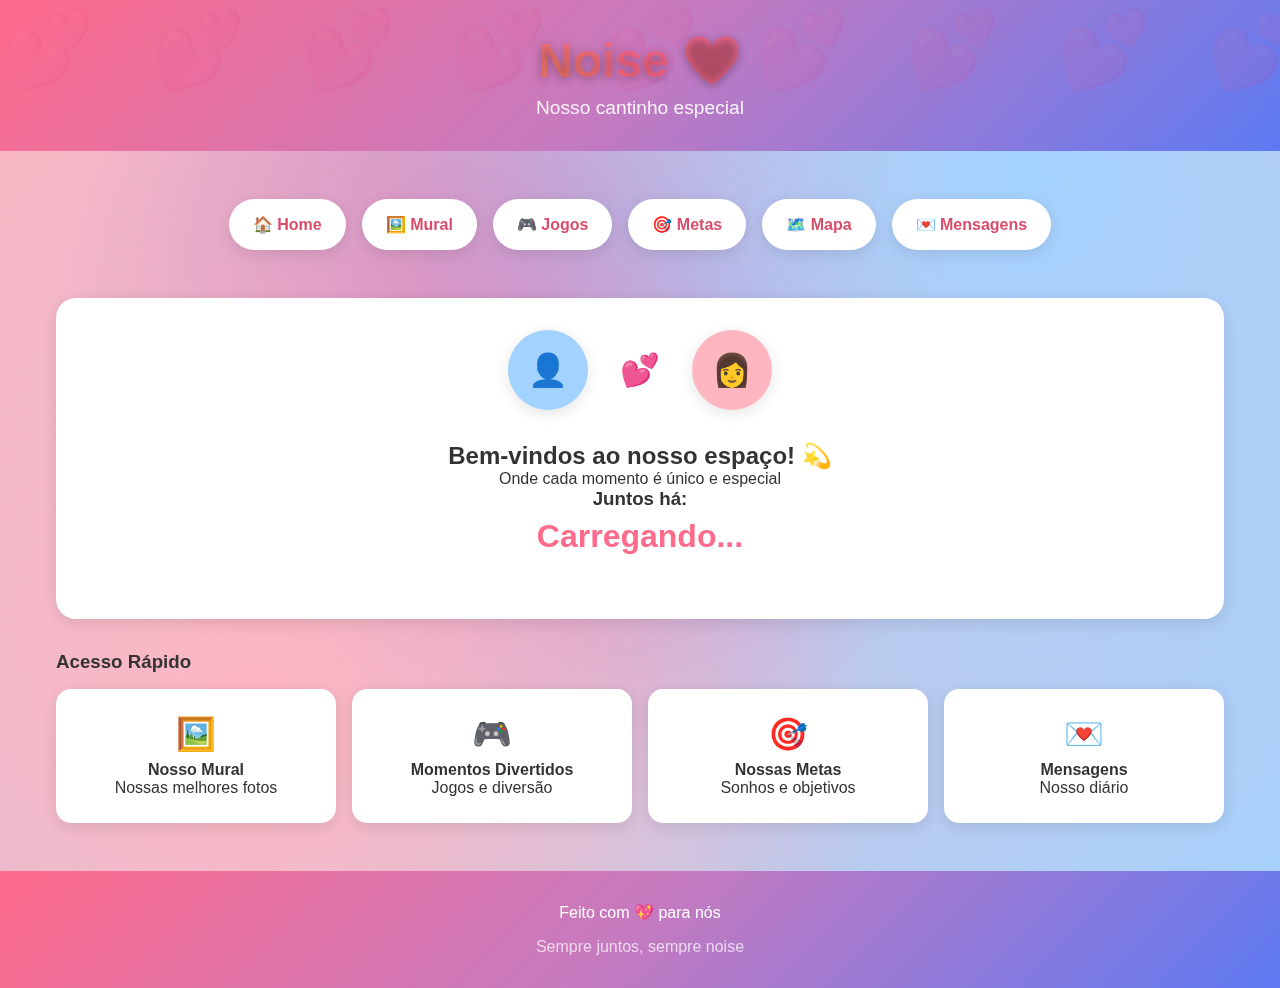
<file: index.html>
<!DOCTYPE html>
<html lang="pt-BR">
<head>
    <meta charset="UTF-8">
    <meta name="viewport" content="width=device-width, initial-scale=1.0">
    <title>Noise - Nosso Mundo</title>
    <link rel="stylesheet" href="style.css">
    <link rel="stylesheet" href="animacoes.css">
    <link rel="stylesheet" href="responsivo.css">
</head>
<body>
    <div class="heart-background"></div>
    
    <header class="romantic-header">
        <h1 class="title-glitter">Noise 💖</h1>
        <p class="subtitle">Nosso cantinho especial</p>
    </header>

    <nav class="love-nav">
        <button class="nav-btn" onclick="window.location.href='index.html'">🏠 Home</button>
        <button class="nav-btn" onclick="window.location.href='mural-fotos.html'">🖼️ Mural</button>
        <button class="nav-btn" onclick="window.location.href='jogos-interativos.html'">🎮 Jogos</button>
        <button class="nav-btn" onclick="window.location.href='metas-casais.html'">🎯 Metas</button>
        <button class="nav-btn" onclick="window.location.href='mapa-amor.html'">🗺️ Mapa</button>
        <button class="nav-btn" onclick="window.location.href='mensagens.html'">💌 Mensagens</button>
    </nav>

    <main class="love-main">
        <section class="welcome-section">
            <div class="couple-avatar">
                <div class="avatar voce">👤</div>
                <div class="heart-connector">💕</div>
                <div class="avatar ela">👩</div>
            </div>
            
            <h2>Bem-vindos ao nosso espaço! 💫</h2>
            <p>Onde cada momento é único e especial</p>
            
            <div class="love-counter">
                <h3>Juntos há:</h3>
                <div class="counter" id="tempo-casamento">Carregando...</div>
            </div>
        </section>

        <section class="quick-access">
            <h3>Acesso Rápido</h3>
            <div class="quick-grid">
                <div class="quick-card" onclick="window.location.href='mural-fotos.html'">
                    <span>🖼️</span>
                    <h4>Nosso Mural</h4>
                    <p>Nossas melhores fotos</p>
                </div>
                <div class="quick-card" onclick="window.location.href='jogos-interativos.html'">
                    <span>🎮</span>
                    <h4>Momentos Divertidos</h4>
                    <p>Jogos e diversão</p>
                </div>
                <div class="quick-card" onclick="window.location.href='metas-casais.html'">
                    <span>🎯</span>
                    <h4>Nossas Metas</h4>
                    <p>Sonhos e objetivos</p>
                </div>
                <div class="quick-card" onclick="window.location.href='mensagens.html'">
                    <span>💌</span>
                    <h4>Mensagens</h4>
                    <p>Nosso diário</p>
                </div>
            </div>
        </section>
    </main>

    <footer class="love-footer">
        <p>Feito com 💖 para nós</p>
        <p class="secret-code">Sempre juntos, sempre noise</p>
    </footer>

    <script src="main.js"></script>
</body>
</html>
</file>
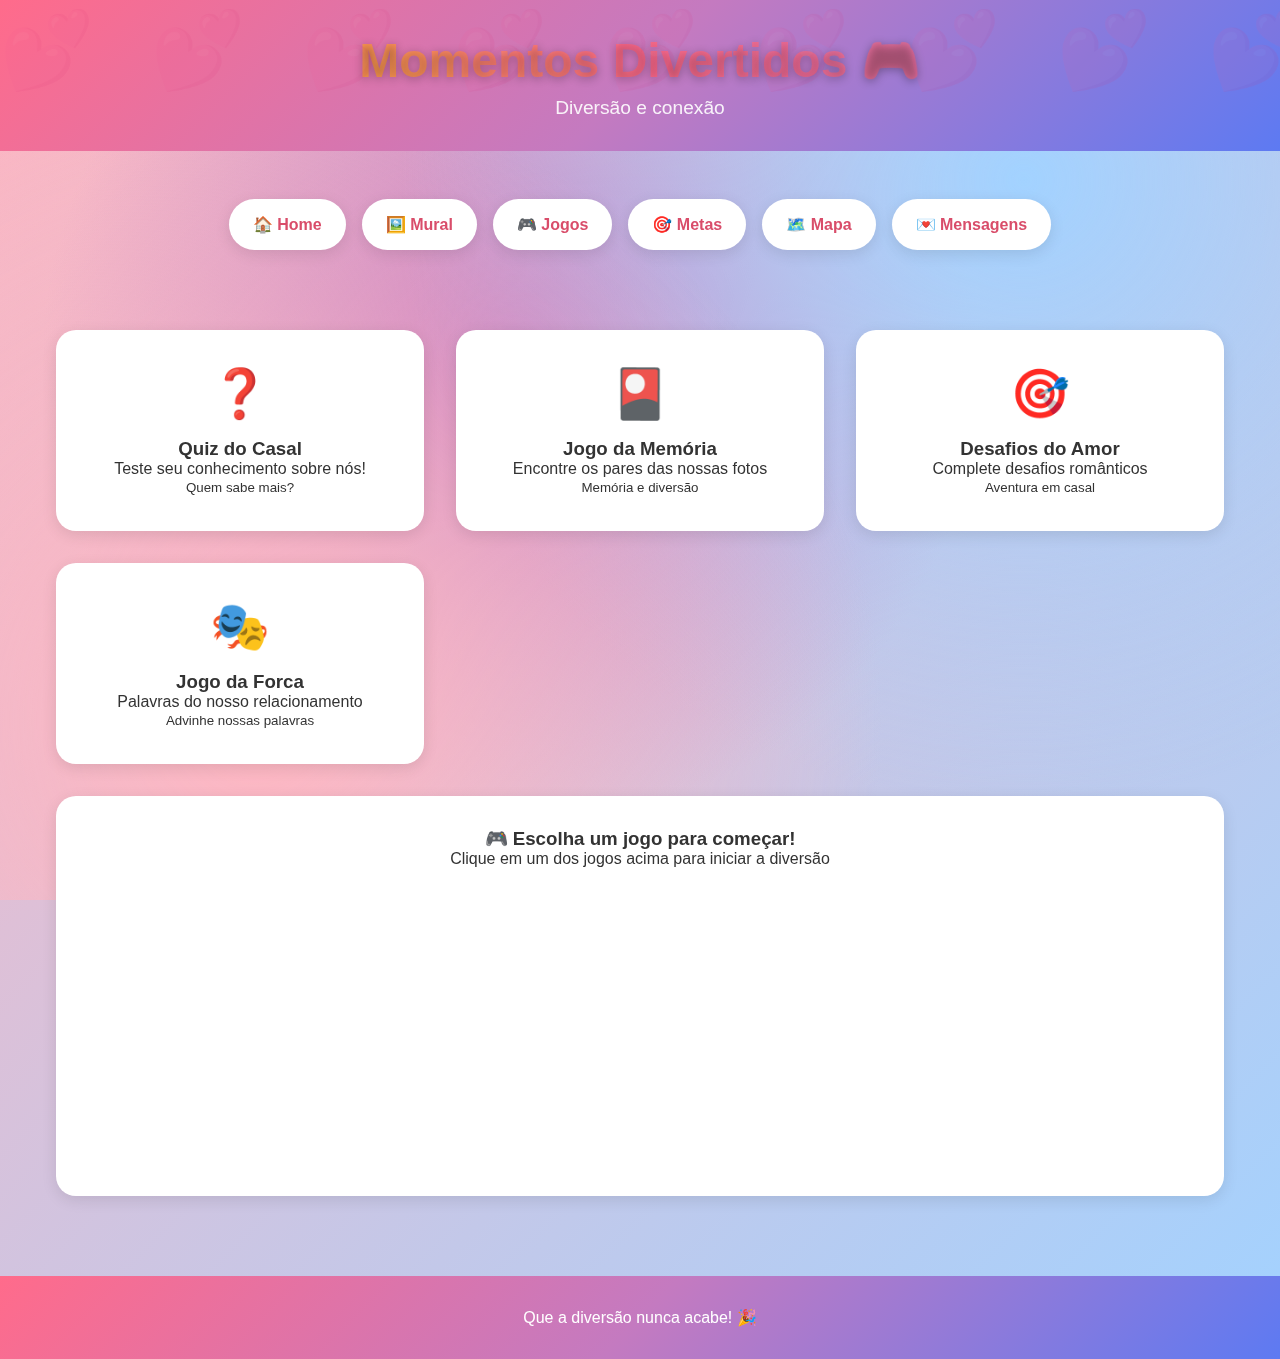
<file: jogos-interativos.html>
<!DOCTYPE html>
<html lang="pt-BR">
<head>
    <meta charset="UTF-8">
    <meta name="viewport" content="width=device-width, initial-scale=1.0">
    <title>Momentos Divertidos - Jogos</title>
    <link rel="stylesheet" href="style.css">
    <link rel="stylesheet" href="animacoes.css">
    <link rel="stylesheet" href="responsivo.css">
</head>
<body>
    <div class="heart-background"></div>
    
    <header class="romantic-header">
        <h1 class="title-glitter">Momentos Divertidos 🎮</h1>
        <p class="subtitle">Diversão e conexão</p>
    </header>

    <nav class="love-nav">
        <button class="nav-btn" onclick="window.location.href='index.html'">🏠 Home</button>
        <button class="nav-btn" onclick="window.location.href='mural-fotos.html'">🖼️ Mural</button>
        <button class="nav-btn active" onclick="window.location.href='jogos-interativos.html'">🎮 Jogos</button>
        <button class="nav-btn" onclick="window.location.href='metas-casais.html'">🎯 Metas</button>
        <button class="nav-btn" onclick="window.location.href='mapa-amor.html'">🗺️ Mapa</button>
        <button class="nav-btn" onclick="window.location.href='mensagens.html'">💌 Mensagens</button>
    </nav>

    <main class="jogos-container">
        <div class="jogos-grid">
            <div class="jogo-card" onclick="iniciarQuiz()">
                <div class="jogo-icon">❓</div>
                <h3>Quiz do Casal</h3>
                <p>Teste seu conhecimento sobre nós!</p>
                <small>Quem sabe mais?</small>
            </div>
            
            <div class="jogo-card" onclick="iniciarMemoria()">
                <div class="jogo-icon">🎴</div>
                <h3>Jogo da Memória</h3>
                <p>Encontre os pares das nossas fotos</p>
                <small>Memória e diversão</small>
            </div>
            
            <div class="jogo-card" onclick="iniciarDesafio()">
                <div class="jogo-icon">🎯</div>
                <h3>Desafios do Amor</h3>
                <p>Complete desafios românticos</p>
                <small>Aventura em casal</small>
            </div>
            
            <div class="jogo-card" onclick="iniciarForca()">
                <div class="jogo-icon">🎭</div>
                <h3>Jogo da Forca</h3>
                <p>Palavras do nosso relacionamento</p>
                <small>Advinhe nossas palavras</small>
            </div>
        </div>

        <div class="area-jogo" id="area-jogo">
            <div class="text-center">
                <h3>🎮 Escolha um jogo para começar!</h3>
                <p>Clique em um dos jogos acima para iniciar a diversão</p>
            </div>
        </div>
    </main>

    <footer class="love-footer">
        <p>Que a diversão nunca acabe! 🎉</p>
    </footer>

    <script src="main.js"></script>
    <script src="jogos.js"></script>
</body>
</html>
</file>
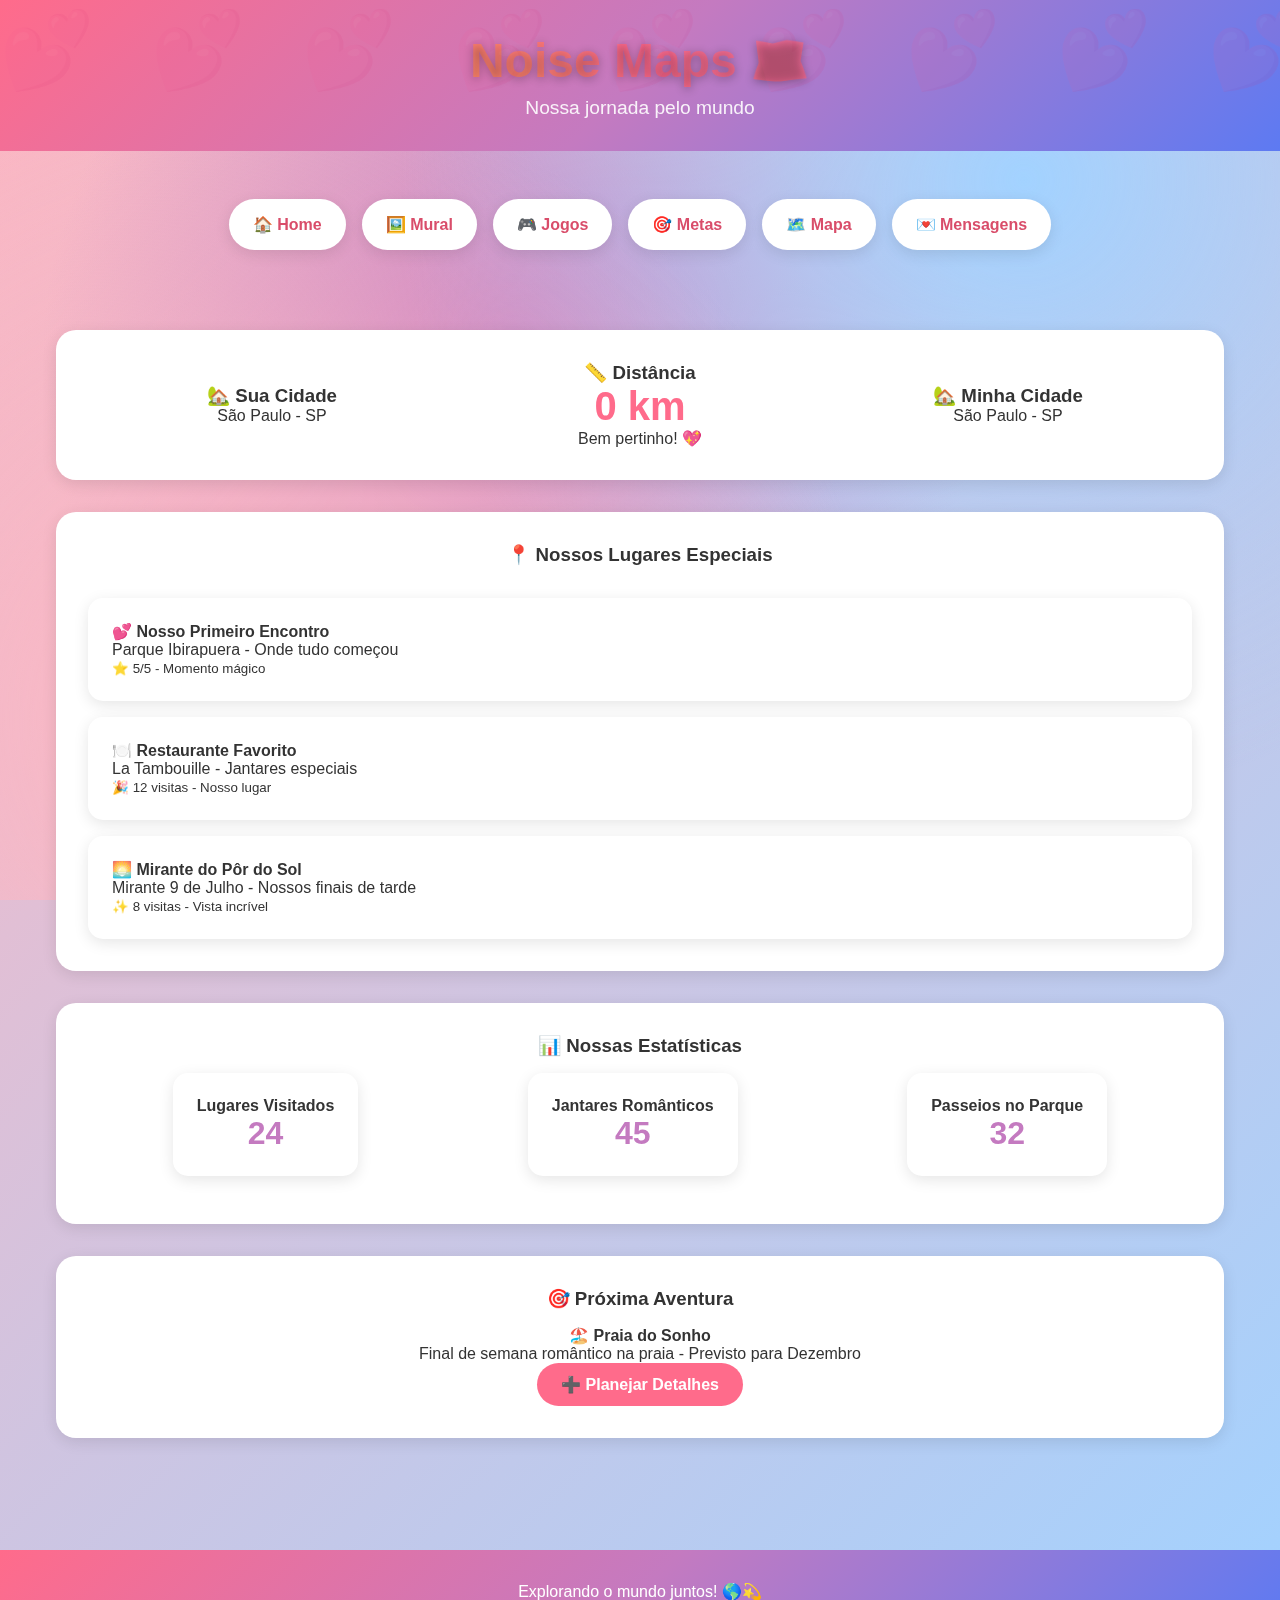
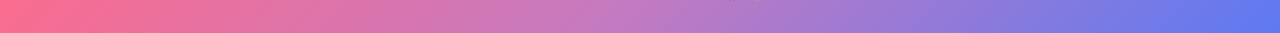
<file: mapa-amor.html>
<!DOCTYPE html>
<html lang="pt-BR">
<head>
    <meta charset="UTF-8">
    <meta name="viewport" content="width=device-width, initial-scale=1.0">
    <title>Noise Maps - Nossos Lugares</title>
    <link rel="stylesheet" href="style.css">
    <link rel="stylesheet" href="animacoes.css">
    <link rel="stylesheet" href="responsivo.css">
</head>
<body>
    <div class="heart-background"></div>
    
    <header class="romantic-header">
        <h1 class="title-glitter">Noise Maps 🗺️</h1>
        <p class="subtitle">Nossa jornada pelo mundo</p>
    </header>

    <nav class="love-nav">
        <button class="nav-btn" onclick="window.location.href='index.html'">🏠 Home</button>
        <button class="nav-btn" onclick="window.location.href='mural-fotos.html'">🖼️ Mural</button>
        <button class="nav-btn" onclick="window.location.href='jogos-interativos.html'">🎮 Jogos</button>
        <button class="nav-btn" onclick="window.location.href='metas-casais.html'">🎯 Metas</button>
        <button class="nav-btn active" onclick="window.location.href='mapa-amor.html'">🗺️ Mapa</button>
        <button class="nav-btn" onclick="window.location.href='mensagens.html'">💌 Mensagens</button>
    </nav>

    <main class="mapa-container">
        <div class="cidade-info">
            <div class="cidade">
                <h3>🏡 Sua Cidade</h3>
                <p>São Paulo - SP</p>
            </div>
            <div class="distancias">
                <h3>📏 Distância</h3>
                <div class="numero-distancia">0 km</div>
                <p>Bem pertinho! 💖</p>
            </div>
            <div class="cidade">
                <h3>🏡 Minha Cidade</h3>
                <p>São Paulo - SP</p>
            </div>
        </div>

        <div class="mapa-simplificado">
            <h3 class="text-center">📍 Nossos Lugares Especiais</h3>
            <div class="lugares-list" style="display: grid; gap: 1rem; margin-top: 2rem;">
                <div class="lugar-card" style="background: var(--branco); padding: 1.5rem; border-radius: 15px; box-shadow: var(--sombra);">
                    <h4>💕 Nosso Primeiro Encontro</h4>
                    <p>Parque Ibirapuera - Onde tudo começou</p>
                    <small>⭐ 5/5 - Momento mágico</small>
                </div>
                
                <div class="lugar-card" style="background: var(--branco); padding: 1.5rem; border-radius: 15px; box-shadow: var(--sombra);">
                    <h4>🍽️ Restaurante Favorito</h4>
                    <p>La Tambouille - Jantares especiais</p>
                    <small>🎉 12 visitas - Nosso lugar</small>
                </div>
                
                <div class="lugar-card" style="background: var(--branco); padding: 1.5rem; border-radius: 15px; box-shadow: var(--sombra);">
                    <h4>🌅 Mirante do Pôr do Sol</h4>
                    <p>Mirante 9 de Julho - Nossos finais de tarde</p>
                    <small>✨ 8 visitas - Vista incrível</small>
                </div>
            </div>
        </div>

        <div class="contador-visitas">
            <h3 class="text-center">📊 Nossas Estatísticas</h3>
            <div class="visitas-stats">
                <div class="stat-card">
                    <h4>Lugares Visitados</h4>
                    <span>24</span>
                </div>
                <div class="stat-card">
                    <h4>Jantares Românticos</h4>
                    <span>45</span>
                </div>
                <div class="stat-card">
                    <h4>Passeios no Parque</h4>
                    <span>32</span>
                </div>
            </div>
        </div>

        <div class="proxima-visita">
            <h3 class="text-center">🎯 Próxima Aventura</h3>
            <div class="text-center" style="margin-top: 1rem;">
                <h4>🏖️ Praia do Sonho</h4>
                <p>Final de semana romântico na praia - Previsto para Dezembro</p>
                <button>➕ Planejar Detalhes</button>
            </div>
        </div>
    </main>

    <footer class="love-footer">
        <p>Explorando o mundo juntos! 🌎💫</p>
    </footer>

    <script src="main.js"></script>
    <script src="mapa.js"></script>
</body>
</html>
</file>
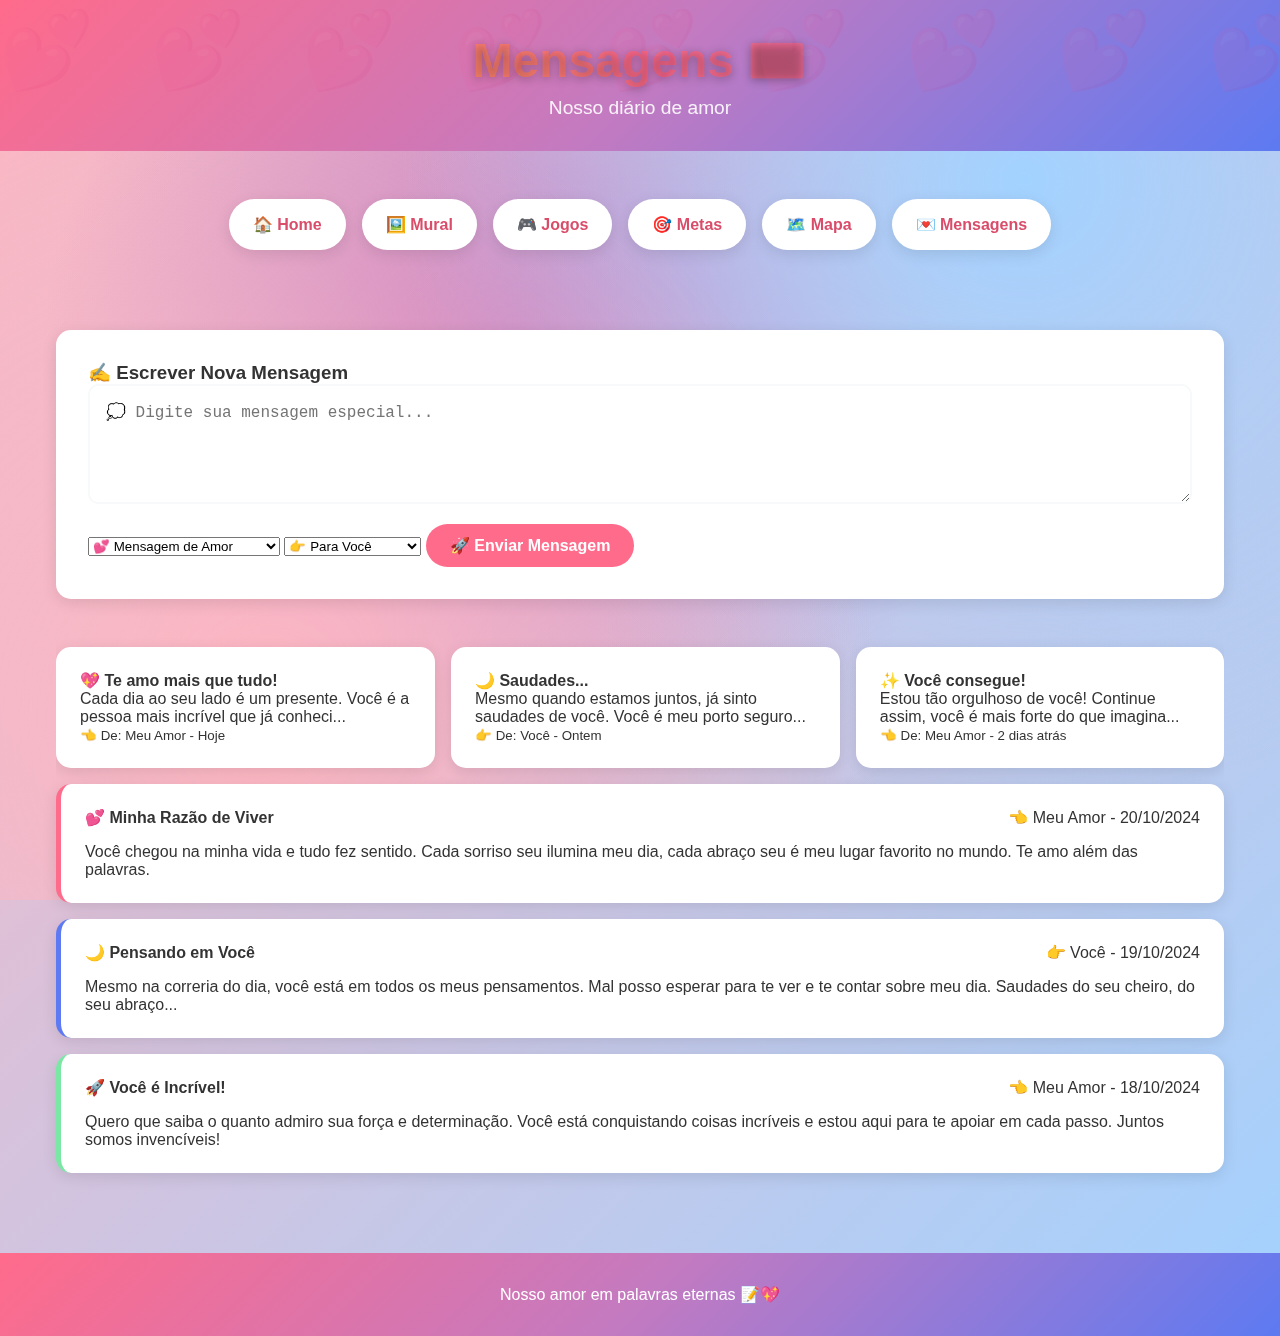
<file: mensagens.html>
<!DOCTYPE html>
<html lang="pt-BR">
<head>
    <meta charset="UTF-8">
    <meta name="viewport" content="width=device-width, initial-scale=1.0">
    <title>Mensagens - Nosso Diário</title>
    <link rel="stylesheet" href="style.css">
    <link rel="stylesheet" href="animacoes.css">
    <link rel="stylesheet" href="responsivo.css">
</head>
<body>
    <div class="heart-background"></div>
    
    <header class="romantic-header">
        <h1 class="title-glitter">Mensagens 💌</h1>
        <p class="subtitle">Nosso diário de amor</p>
    </header>

    <nav class="love-nav">
        <button class="nav-btn" onclick="window.location.href='index.html'">🏠 Home</button>
        <button class="nav-btn" onclick="window.location.href='mural-fotos.html'">🖼️ Mural</button>
        <button class="nav-btn" onclick="window.location.href='jogos-interativos.html'">🎮 Jogos</button>
        <button class="nav-btn" onclick="window.location.href='metas-casais.html'">🎯 Metas</button>
        <button class="nav-btn" onclick="window.location.href='mapa-amor.html'">🗺️ Mapa</button>
        <button class="nav-btn active" onclick="window.location.href='mensagens.html'">💌 Mensagens</button>
    </nav>

    <main class="mensagens-container">
        <div class="nova-mensagem">
            <h3>✍️ Escrever Nova Mensagem</h3>
            <textarea id="texto-mensagem" placeholder="💭 Digite sua mensagem especial..."></textarea>
            <select id="tipo-mensagem">
                <option value="amor">💕 Mensagem de Amor</option>
                <option value="saudade">🌙 Mensagem de Saudade</option>
                <option value="motivacao">✨ Mensagem de Motivação</option>
                <option value="surpresa">🎁 Mensagem Surpresa</option>
            </select>
            <select id="destinatario">
                <option value="voce">👉 Para Você</option>
                <option value="amor">👈 Para Meu Amor</option>
            </select>
            <button onclick="enviarMensagem()">🚀 Enviar Mensagem</button>
        </div>

        <div class="carrossel-mensagens">
            <div class="mensagem-destaque amor">
                <h4>💖 Te amo mais que tudo!</h4>
                <p>Cada dia ao seu lado é um presente. Você é a pessoa mais incrível que já conheci...</p>
                <small>👈 De: Meu Amor - Hoje</small>
            </div>
            
            <div class="mensagem-destaque saudade">
                <h4>🌙 Saudades...</h4>
                <p>Mesmo quando estamos juntos, já sinto saudades de você. Você é meu porto seguro...</p>
                <small>👉 De: Você - Ontem</small>
            </div>
            
            <div class="mensagem-destaque motivacao">
                <h4>✨ Você consegue!</h4>
                <p>Estou tão orgulhoso de você! Continue assim, você é mais forte do que imagina...</p>
                <small>👈 De: Meu Amor - 2 dias atrás</small>
            </div>
        </div>

        <div class="lista-mensagens">
            <div class="mensagem-item amor">
                <div class="meta-header">
                    <h4>💕 Minha Razão de Viver</h4>
                    <span>👈 Meu Amor - 20/10/2024</span>
                </div>
                <p>Você chegou na minha vida e tudo fez sentido. Cada sorriso seu ilumina meu dia, cada abraço seu é meu lugar favorito no mundo. Te amo além das palavras.</p>
            </div>

            <div class="mensagem-item saudade">
                <div class="meta-header">
                    <h4>🌙 Pensando em Você</h4>
                    <span>👉 Você - 19/10/2024</span>
                </div>
                <p>Mesmo na correria do dia, você está em todos os meus pensamentos. Mal posso esperar para te ver e te contar sobre meu dia. Saudades do seu cheiro, do seu abraço...</p>
            </div>

            <div class="mensagem-item motivacao">
                <div class="meta-header">
                    <h4>🚀 Você é Incrível!</h4>
                    <span>👈 Meu Amor - 18/10/2024</span>
                </div>
                <p>Quero que saiba o quanto admiro sua força e determinação. Você está conquistando coisas incríveis e estou aqui para te apoiar em cada passo. Juntos somos invencíveis!</p>
            </div>
        </div>
    </main>

    <footer class="love-footer">
        <p>Nosso amor em palavras eternas 📝💖</p>
    </footer>

    <script src="main.js"></script>
    <script src="mensagens.js"></script>
</body>
</html>
</file>
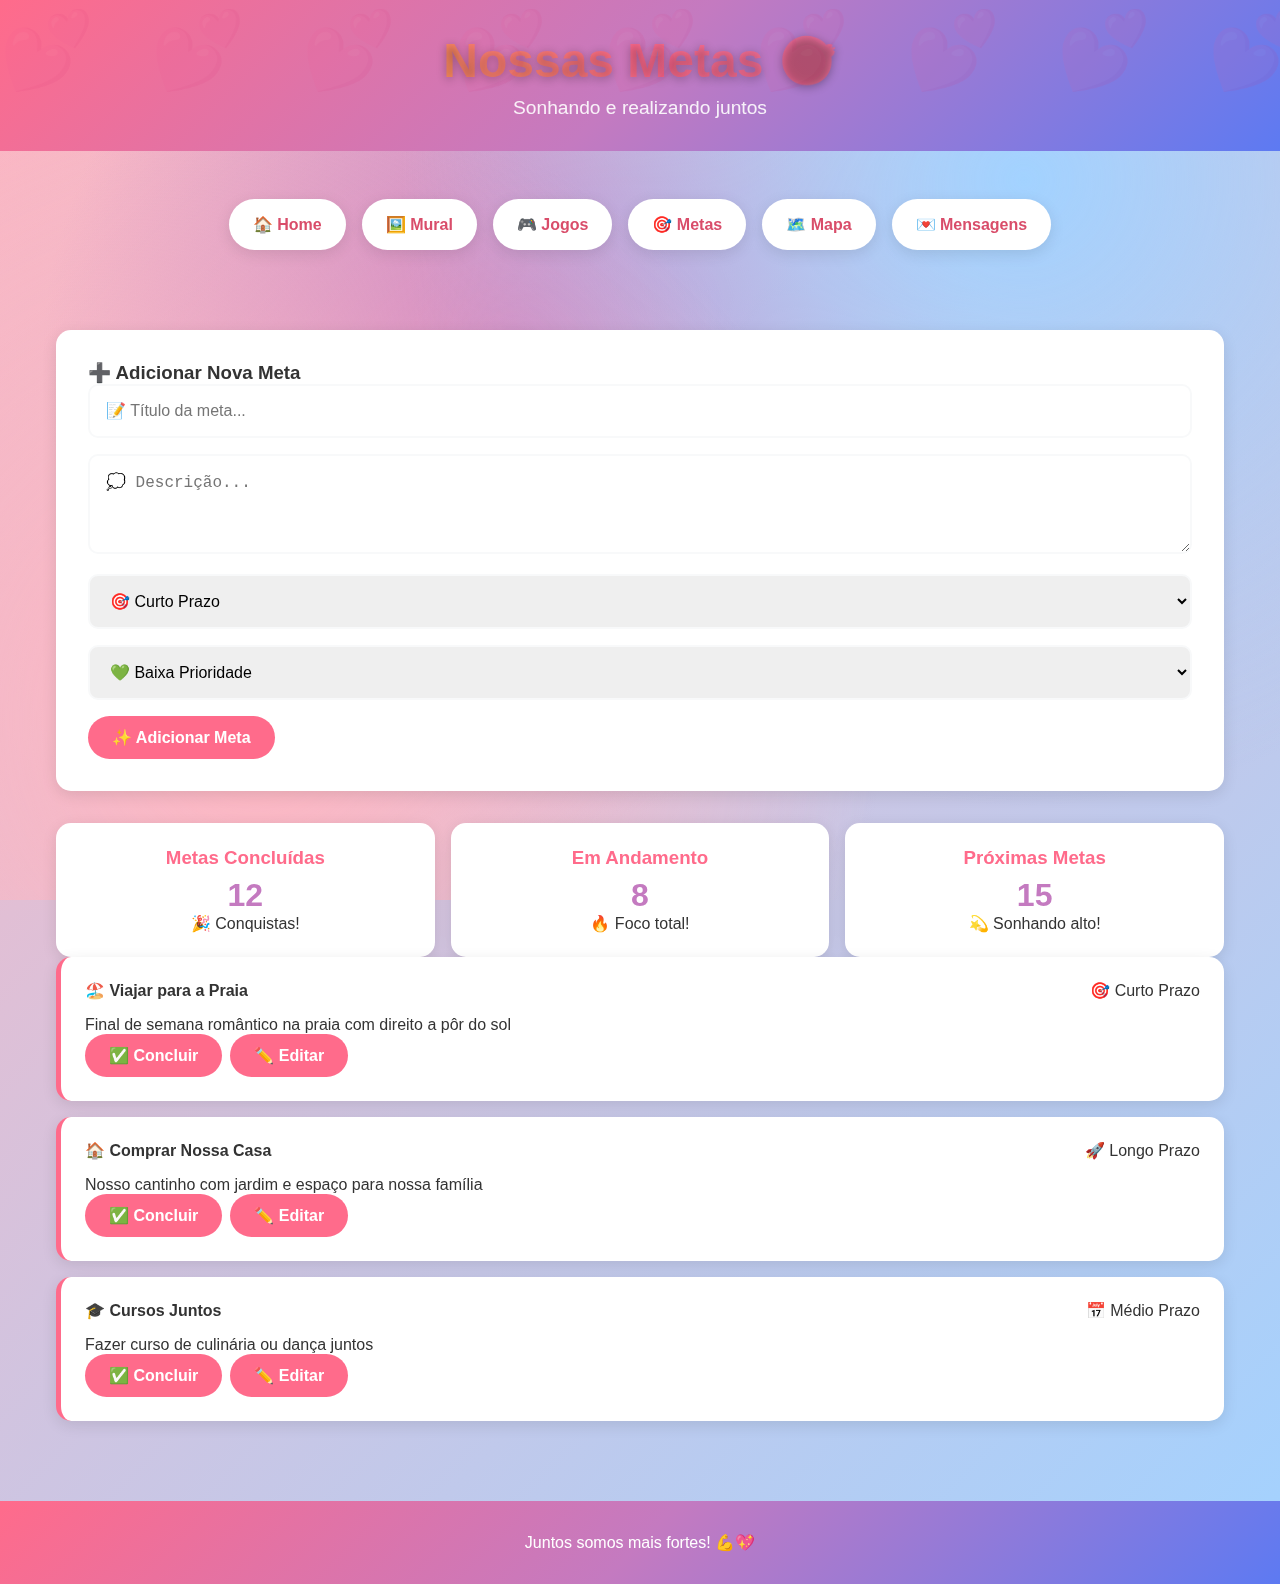
<file: metas-casais.html>
<!DOCTYPE html>
<html lang="pt-BR">
<head>
    <meta charset="UTF-8">
    <meta name="viewport" content="width=device-width, initial-scale=1.0">
    <title>Nossas Metas - Planos Futuros</title>
    <link rel="stylesheet" href="style.css">
    <link rel="stylesheet" href="animacoes.css">
    <link rel="stylesheet" href="responsivo.css">
</head>
<body>
    <div class="heart-background"></div>
    
    <header class="romantic-header">
        <h1 class="title-glitter">Nossas Metas 🎯</h1>
        <p class="subtitle">Sonhando e realizando juntos</p>
    </header>

    <nav class="love-nav">
        <button class="nav-btn" onclick="window.location.href='index.html'">🏠 Home</button>
        <button class="nav-btn" onclick="window.location.href='mural-fotos.html'">🖼️ Mural</button>
        <button class="nav-btn" onclick="window.location.href='jogos-interativos.html'">🎮 Jogos</button>
        <button class="nav-btn active" onclick="window.location.href='metas-casais.html'">🎯 Metas</button>
        <button class="nav-btn" onclick="window.location.href='mapa-amor.html'">🗺️ Mapa</button>
        <button class="nav-btn" onclick="window.location.href='mensagens.html'">💌 Mensagens</button>
    </nav>

    <main class="metas-container">
        <div class="nova-meta">
            <h3>➕ Adicionar Nova Meta</h3>
            <input type="text" id="titulo-meta" placeholder="📝 Título da meta...">
            <textarea id="descricao-meta" placeholder="💭 Descrição..."></textarea>
            <select id="categoria-meta">
                <option value="curto">🎯 Curto Prazo</option>
                <option value="medio">📅 Médio Prazo</option>
                <option value="longo">🚀 Longo Prazo</option>
            </select>
            <select id="prioridade-meta">
                <option value="baixa">💚 Baixa Prioridade</option>
                <option value="media">💛 Média Prioridade</option>
                <option value="alta">❤️ Alta Prioridade</option>
            </select>
            <button onclick="adicionarMeta()">✨ Adicionar Meta</button>
        </div>

        <div class="estatisticas-metas">
            <div class="stat-card">
                <h3>Metas Concluídas</h3>
                <span>12</span>
                <p>🎉 Conquistas!</p>
            </div>
            <div class="stat-card">
                <h3>Em Andamento</h3>
                <span>8</span>
                <p>🔥 Foco total!</p>
            </div>
            <div class="stat-card">
                <h3>Próximas Metas</h3>
                <span>15</span>
                <p>💫 Sonhando alto!</p>
            </div>
        </div>

        <div class="lista-metas">
            <div class="meta-item">
                <div class="meta-header">
                    <h4>🏖️ Viajar para a Praia</h4>
                    <span class="meta-prazo">🎯 Curto Prazo</span>
                </div>
                <p>Final de semana romântico na praia com direito a pôr do sol</p>
                <div class="meta-acoes">
                    <button class="concluir">✅ Concluir</button>
                    <button class="editar">✏️ Editar</button>
                </div>
            </div>

            <div class="meta-item">
                <div class="meta-header">
                    <h4>🏠 Comprar Nossa Casa</h4>
                    <span class="meta-prazo">🚀 Longo Prazo</span>
                </div>
                <p>Nosso cantinho com jardim e espaço para nossa família</p>
                <div class="meta-acoes">
                    <button class="concluir">✅ Concluir</button>
                    <button class="editar">✏️ Editar</button>
                </div>
            </div>

            <div class="meta-item">
                <div class="meta-header">
                    <h4>🎓 Cursos Juntos</h4>
                    <span class="meta-prazo">📅 Médio Prazo</span>
                </div>
                <p>Fazer curso de culinária ou dança juntos</p>
                <div class="meta-acoes">
                    <button class="concluir">✅ Concluir</button>
                    <button class="editar">✏️ Editar</button>
                </div>
            </div>
        </div>
    </main>

    <footer class="love-footer">
        <p>Juntos somos mais fortes! 💪💖</p>
    </footer>

    <script src="main.js"></script>
    <script src="metas.js"></script>
</body>
</html>
</file>
<file: animacoes.css>
/* ===== ANIMAÇÕES PRINCIPAIS ===== */
@keyframes backgroundFloat {
    0%, 100% { transform: translateY(0px) rotate(0deg); }
    50% { transform: translateY(-20px) rotate(1deg); }
}

@keyframes floatHearts {
    0% { transform: translateY(100vh) rotate(0deg); }
    100% { transform: translateY(-100vh) rotate(360deg); }
}

@keyframes glitter {
    0%, 100% { opacity: 1; filter: brightness(1); }
    50% { opacity: 0.8; filter: brightness(1.2); }
}

@keyframes heartbeat {
    0%, 100% { transform: scale(1); }
    50% { transform: scale(1.1); }
}

@keyframes pulse {
    0%, 100% { transform: scale(1); }
    50% { transform: scale(1.05); }
}

@keyframes slideInFromLeft {
    0% { transform: translateX(-100%); opacity: 0; }
    100% { transform: translateX(0); opacity: 1; }
}

@keyframes slideInFromRight {
    0% { transform: translateX(100%); opacity: 0; }
    100% { transform: translateX(0); opacity: 1; }
}

@keyframes bounceIn {
    0% { transform: scale(0.3); opacity: 0; }
    50% { transform: scale(1.05); }
    70% { transform: scale(0.9); }
    100% { transform: scale(1); opacity: 1; }
}

@keyframes shake {
    0%, 100% { transform: translateX(0); }
    25% { transform: translateX(-5px); }
    75% { transform: translateX(5px); }
}

@keyframes spin {
    0% { transform: rotate(0deg); }
    100% { transform: rotate(360deg); }
}

@keyframes float {
    0%, 100% { transform: translateY(0px); }
    50% { transform: translateY(-10px); }
}

/* ===== ANIMAÇÕES DE ENTRADA ===== */
.fade-in {
    animation: fadeIn 0.8s ease-in;
}

@keyframes fadeIn {
    from { opacity: 0; }
    to { opacity: 1; }
}

.slide-in-left {
    animation: slideInFromLeft 0.6s ease-out;
}

.slide-in-right {
    animation: slideInFromRight 0.6s ease-out;
}

.bounce-in {
    animation: bounceIn 0.8s ease-out;
}

/* ===== ANIMAÇÕES DE ELEMENTOS ===== */
.heart-pulse {
    animation: heartbeat 1.5s ease-in-out infinite;
}

.float-element {
    animation: float 3s ease-in-out infinite;
}

.spin-slow {
    animation: spin 3s linear infinite;
}

.pulse-gentle {
    animation: pulse 2s ease-in-out infinite;
}

/* ===== ANIMAÇÕES DE BOTÕES ===== */
.btn-hover-grow:hover {
    animation: pulse 0.3s ease-in-out;
}

.btn-success-animation {
    animation: bounceIn 0.6s ease-out;
}

/* ===== ANIMAÇÕES DE CARDS ===== */
.card-enter {
    animation: slideInFromLeft 0.5s ease-out;
}

.card-hover:hover {
    animation: pulse 0.5s ease-in-out;
}

/* ===== ANIMAÇÕES DE CORAÇÕES ===== */
.heart-rain {
    position: fixed;
    font-size: 20px;
    animation: heartFall linear forwards;
}

@keyframes heartFall {
    0% {
        transform: translateY(-100px) rotate(0deg);
        opacity: 1;
    }
    100% {
        transform: translateY(100vh) rotate(360deg);
        opacity: 0;
    }
}

/* ===== ANIMAÇÕES DE TEXTO ===== */
.text-glow {
    animation: textGlow 2s ease-in-out infinite alternate;
}

@keyframes textGlow {
    from { text-shadow: 0 0 10px var(--rosa-principal); }
    to { text-shadow: 0 0 20px var(--rosa-principal), 0 0 30px var(--roxo); }
}

.typewriter {
    overflow: hidden;
    border-right: 3px solid var(--rosa-principal);
    white-space: nowrap;
    animation: typing 3.5s steps(40, end), blink-caret 0.75s step-end infinite;
}

@keyframes typing {
    from { width: 0 }
    to { width: 100% }
}

@keyframes blink-caret {
    from, to { border-color: transparent }
    50% { border-color: var(--rosa-principal) }
}

/* ===== ANIMAÇÕES DE LOADING ===== */
.loading-spinner {
    border: 4px solid var(--rosa-claro);
    border-top: 4px solid var(--rosa-principal);
    border-radius: 50%;
    width: 40px;
    height: 40px;
    animation: spin 1s linear infinite;
    margin: 2rem auto;
}

.heart-loading {
    font-size: 2rem;
    animation: heartbeat 1.5s ease-in-out infinite;
}

/* ===== ANIMAÇÕES DE NOTIFICAÇÕES ===== */
.notification-popup {
    animation: slideInFromRight 0.5s ease-out, fadeOut 0.5s ease-in 2.5s forwards;
}

@keyframes fadeOut {
    to { opacity: 0; transform: translateX(100%); }
}

/* ===== ANIMAÇÕES DE CONFETTI ===== */
.confetti {
    position: fixed;
    width: 10px;
    height: 10px;
    background: var(--rosa-principal);
    animation: confettiFall 5s linear forwards;
}

@keyframes confettiFall {
    0% {
        transform: translateY(-100px) rotate(0deg);
        opacity: 1;
    }
    100% {
        transform: translateY(100vh) rotate(720deg);
        opacity: 0;
    }
}

/* ===== ANIMAÇÕES DE ESTRELAS ===== */
.star {
    position: fixed;
    background: white;
    border-radius: 50%;
    animation: twinkle 2s ease-in-out infinite;
}

@keyframes twinkle {
    0%, 100% { opacity: 0.3; transform: scale(0.8); }
    50% { opacity: 1; transform: scale(1.2); }
}

/* ===== ANIMAÇÕES RESPONSIVAS ===== */
@media (max-width: 768px) {
    .slide-in-left,
    .slide-in-right {
        animation: fadeIn 0.8s ease-in;
    }
}

/* ===== ANIMAÇÕES DE VITÓRIA ===== */
.victory-dance {
    animation: bounceIn 0.6s ease-out, pulse 1s ease-in-out 0.6s 3;
}

.celebration {
    animation: shake 0.5s ease-in-out, pulse 0.5s ease-in-out 0.5s 2;
}

/* ===== ANIMAÇÕES DE TRANSição DE PÁGINA ===== */
.page-transition {
    animation: fadeIn 0.5s ease-in;
}

.fade-out {
    animation: fadeOut 0.5s ease-out forwards;
}

@keyframes fadeOut {
    to { opacity: 0; }
}
</file>
<file: responsivo.css>
/* ===== DISPOSITIVOS MÓVEIS ===== */
@media (max-width: 768px) {
    .title-glitter {
        font-size: 2rem;
    }
    
    .subtitle {
        font-size: 1rem;
    }
    
    .love-nav {
        flex-direction: column;
        align-items: center;
    }
    
    .nav-btn {
        width: 100%;
        max-width: 300px;
        justify-content: center;
    }
    
    .couple-avatar {
        flex-direction: column;
        gap: 1rem;
    }
    
    .quick-grid {
        grid-template-columns: 1fr;
    }
    
    .cidade-info {
        flex-direction: column;
        gap: 1rem;
        text-align: center;
    }
    
    .visitas-stats {
        flex-direction: column;
        gap: 1rem;
    }
    
    .estatisticas-metas {
        grid-template-columns: 1fr;
    }
    
    .jogos-grid {
        grid-template-columns: 1fr;
    }
    
    .galeria-fotos {
        grid-template-columns: repeat(auto-fill, minmax(150px, 1fr));
    }
    
    .filtros-fotos,
    .filtros-metas,
    .tipos-mensagens {
        justify-content: flex-start;
        overflow-x: auto;
        padding-bottom: 0.5rem;
    }
    
    .carrossel-mensagens {
        flex-direction: column;
    }
    
    .mensagem-destaque {
        min-width: auto;
    }
}

/* ===== TABLETS ===== */
@media (min-width: 769px) and (max-width: 1024px) {
    .quick-grid {
        grid-template-columns: repeat(2, 1fr);
    }
    
    .jogos-grid {
        grid-template-columns: repeat(2, 1fr);
    }
    
    .galeria-fotos {
        grid-template-columns: repeat(auto-fill, minmax(200px, 1fr));
    }
}

/* ===== TELAS MUITO PEQUENAS ===== */
@media (max-width: 480px) {
    .romantic-header {
        padding: 1rem;
    }
    
    .title-glitter {
        font-size: 1.5rem;
    }
    
    .welcome-section,
    .mural-container,
    .jogos-container,
    .metas-container,
    .mapa-container,
    .mensagens-container {
        padding: 1rem;
    }
    
    .avatar {
        width: 60px;
        height: 60px;
        font-size: 1.5rem;
    }
    
    .counter {
        font-size: 1.5rem;
    }
    
    .modal-foto {
        padding: 1rem;
    }
    
    .fechar-modal {
        top: 1rem;
        right: 1rem;
        font-size: 2rem;
    }
}

/* ===== ORIENTAÇÃO RETRATO ===== */
@media (max-height: 500px) and (orientation: landscape) {
    .romantic-header {
        padding: 1rem;
    }
    
    .title-glitter {
        font-size: 1.5rem;
    }
    
    .love-nav {
        flex-direction: row;
        flex-wrap: nowrap;
        overflow-x: auto;
        padding-bottom: 0.5rem;
    }
    
    .nav-btn {
        white-space: nowrap;
    }
}

/* ===== DARK MODE ===== */
@media (prefers-color-scheme: dark) {
    :root {
        --branco: #1a1a1a;
        --preto: #ffffff;
        --cinza-claro: #2d2d2d;
    }
    
    body {
        background: linear-gradient(135deg, #2d1b69, #1a1a2e);
    }
}

/* ===== IMPRESSÃO ===== */
@media print {
    .love-nav,
    .quick-access,
    .love-footer {
        display: none;
    }
    
    body {
        background: white !important;
        color: black !important;
    }
    
    .welcome-section,
    .mural-container,
    .jogos-container,
    .metas-container,
    .mapa-container,
    .mensagens-container {
        box-shadow: none;
        border: 1px solid #ccc;
    }
}

/* ===== ALTA DENSIDADE DE PIXELS ===== */
@media (-webkit-min-device-pixel-ratio: 2), (min-resolution: 192dpi) {
    .title-glitter {
        -webkit-background-clip: text;
        -webkit-text-fill-color: transparent;
        background-clip: text;
    }
}

/* ===== REDUÇÃO DE MOVIMENTO ===== */
@media (prefers-reduced-motion: reduce) {
    *,
    *::before,
    *::after {
        animation-duration: 0.01ms !important;
        animation-iteration-count: 1 !important;
        transition-duration: 0.01ms !important;
    }
}

/* ===== CONTROLE DE TOQUE ===== */
@media (hover: none) and (pointer: coarse) {
    .foto-info {
        transform: translateY(0);
        position: relative;
        background: var(--preto);
    }
    
    .nav-btn:hover,
    .quick-card:hover,
    .jogo-card:hover {
        transform: none;
    }
}

/* ===== VISUALIZAÇÃO DE FOCO MELHORADA ===== */
@media (prefers-reduced-transparency: reduce) {
    .heart-background {
        opacity: 0.7;
    }
}

/* ===== AJUSTES PARA TELAS GRANDES ===== */
@media (min-width: 1400px) {
    .love-main {
        max-width: 1400px;
    }
    
    .galeria-fotos {
        grid-template-columns: repeat(auto-fill, minmax(300px, 1fr));
    }
    
    .jogos-grid {
        grid-template-columns: repeat(4, 1fr);
    }
}

/* ===== ALTURA MÍNIMA ===== */
@media (max-height: 600px) {
    .romantic-header {
        padding: 1rem;
    }
    
    .welcome-section {
        padding: 1rem;
    }
    
    .couple-avatar {
        margin-bottom: 1rem;
    }
}
</file>
<file: style.css>
/* ===== VARIÁVEIS E RESET ===== */
:root {
    --rosa-principal: #ff6b8b;
    --rosa-claro: #ffb6c1;
    --rosa-escuro: #d94d6a;
    --roxo: #c47ac0;
    --azul-claro: #a2d2ff;
    --azul-escuro: #5d7af2;
    --verde: #7ae7a5;
    --amarelo: #ffd166;
    --branco: #ffffff;
    --preto: #333333;
    --cinza-claro: #f8f9fa;
    --sombra: 0 4px 15px rgba(0, 0, 0, 0.1);
    --sombra-forte: 0 8px 25px rgba(0, 0, 0, 0.15);
    --gradiente-romantico: linear-gradient(135deg, #ff6b8b, #c47ac0, #5d7af2);
    --gradiente-suave: linear-gradient(135deg, #ffb6c1, #a2d2ff);
}

* {
    margin: 0;
    padding: 0;
    box-sizing: border-box;
}

body {
    font-family: 'Segoe UI', Tahoma, Geneva, Verdana, sans-serif;
    background: var(--gradiente-suave);
    min-height: 100vh;
    color: var(--preto);
    overflow-x: hidden;
}

/* ===== FUNDO COM CORAÇÕES ===== */
.heart-background {
    position: fixed;
    top: 0;
    left: 0;
    width: 100%;
    height: 100%;
    z-index: -1;
    background: 
        radial-gradient(circle at 20% 80%, var(--rosa-claro) 0%, transparent 50%),
        radial-gradient(circle at 80% 20%, var(--azul-claro) 0%, transparent 50%),
        radial-gradient(circle at 40% 40%, var(--roxo) 0%, transparent 50%);
    animation: backgroundFloat 20s ease-in-out infinite;
}

/* ===== HEADER ROMÂNTICO ===== */
.romantic-header {
    text-align: center;
    padding: 2rem 1rem;
    background: var(--gradiente-romantico);
    color: var(--branco);
    margin-bottom: 2rem;
    position: relative;
    overflow: hidden;
}

.romantic-header::before {
    content: '';
    position: absolute;
    top: 0;
    left: 0;
    right: 0;
    bottom: 0;
    background: url('data:image/svg+xml,<svg xmlns="http://www.w3.org/2000/svg" viewBox="0 0 100 100"><text y="50" font-size="50">💕</text></svg>');
    opacity: 0.1;
    animation: floatHearts 20s linear infinite;
}

.title-glitter {
    font-size: 3rem;
    margin-bottom: 0.5rem;
    text-shadow: 0 2px 10px rgba(0, 0, 0, 0.3);
    background: linear-gradient(45deg, #ffd700, #ff6b8b, #c47ac0);
    -webkit-background-clip: text;
    -webkit-text-fill-color: transparent;
    animation: glitter 2s ease-in-out infinite;
}

.subtitle {
    font-size: 1.2rem;
    opacity: 0.9;
    font-weight: 300;
}

/* ===== NAVEGAÇÃO ===== */
.love-nav {
    display: flex;
    justify-content: center;
    flex-wrap: wrap;
    gap: 1rem;
    padding: 1rem;
    margin-bottom: 2rem;
}

.nav-btn {
    background: var(--branco);
    border: none;
    padding: 1rem 1.5rem;
    border-radius: 50px;
    font-size: 1rem;
    font-weight: 600;
    color: var(--rosa-escuro);
    cursor: pointer;
    transition: all 0.3s ease;
    box-shadow: var(--sombra);
    display: flex;
    align-items: center;
    gap: 0.5rem;
}

.nav-btn:hover {
    transform: translateY(-3px);
    box-shadow: var(--sombra-forte);
    background: var(--rosa-principal);
    color: var(--branco);
}

/* ===== SEÇÃO PRINCIPAL ===== */
.love-main {
    max-width: 1200px;
    margin: 0 auto;
    padding: 0 1rem;
}

.welcome-section {
    background: var(--branco);
    border-radius: 20px;
    padding: 2rem;
    margin-bottom: 2rem;
    box-shadow: var(--sombra);
    text-align: center;
}

/* ===== AVATARES DO CASAL ===== */
.couple-avatar {
    display: flex;
    justify-content: center;
    align-items: center;
    gap: 2rem;
    margin-bottom: 2rem;
}

.avatar {
    width: 80px;
    height: 80px;
    border-radius: 50%;
    display: flex;
    align-items: center;
    justify-content: center;
    font-size: 2rem;
    box-shadow: var(--sombra);
    transition: transform 0.3s ease;
}

.avatar.voce {
    background: var(--azul-claro);
}

.avatar.ela {
    background: var(--rosa-claro);
}

.avatar:hover {
    transform: scale(1.1);
}

.heart-connector {
    font-size: 2rem;
    animation: heartbeat 1.5s ease-in-out infinite;
}

/* ===== CONTADOR DE TEMPO ===== */
.love-counter {
    margin-bottom: 2rem;
}

.counter {
    font-size: 2rem;
    font-weight: bold;
    color: var(--rosa-principal);
    margin-top: 0.5rem;
}

/* ===== ACESSO RÁPIDO ===== */
.quick-access {
    margin-top: 2rem;
}

.quick-grid {
    display: grid;
    grid-template-columns: repeat(auto-fit, minmax(150px, 1fr));
    gap: 1rem;
    margin-top: 1rem;
}

.quick-card {
    background: var(--branco);
    padding: 1.5rem;
    border-radius: 15px;
    text-align: center;
    cursor: pointer;
    transition: all 0.3s ease;
    box-shadow: var(--sombra);
    border: 2px solid transparent;
}

.quick-card:hover {
    transform: translateY(-5px);
    box-shadow: var(--sombra-forte);
    border-color: var(--rosa-principal);
}

.quick-card span {
    font-size: 2rem;
    display: block;
    margin-bottom: 0.5rem;
}

/* ===== FOOTER ===== */
.love-footer {
    text-align: center;
    padding: 2rem;
    margin-top: 3rem;
    background: var(--gradiente-romantico);
    color: var(--branco);
}

.secret-code {
    margin-top: 1rem;
    opacity: 0.7;
}

/* ===== CONTAINERS DAS PÁGINAS ===== */
.mural-container,
.jogos-container,
.metas-container,
.mapa-container,
.mensagens-container {
    max-width: 1200px;
    margin: 0 auto;
    padding: 2rem 1rem;
}

/* ===== GALERIA DE FOTOS ===== */
.filtros-fotos {
    display: flex;
    gap: 0.5rem;
    margin-bottom: 2rem;
    flex-wrap: wrap;
    justify-content: center;
}

.filtro-btn {
    padding: 0.5rem 1rem;
    border: 2px solid var(--rosa-principal);
    background: transparent;
    border-radius: 25px;
    cursor: pointer;
    transition: all 0.3s ease;
}

.filtro-btn.active,
.filtro-btn:hover {
    background: var(--rosa-principal);
    color: var(--branco);
}

.upload-area {
    text-align: center;
    margin-bottom: 2rem;
    padding: 2rem;
    border: 2px dashed var(--rosa-claro);
    border-radius: 15px;
    background: var(--branco);
}

.upload-btn {
    display: inline-block;
    padding: 1rem 2rem;
    background: var(--rosa-principal);
    color: var(--branco);
    border-radius: 25px;
    cursor: pointer;
    transition: all 0.3s ease;
}

.upload-btn:hover {
    background: var(--rosa-escuro);
    transform: scale(1.05);
}

.galeria-fotos {
    display: grid;
    grid-template-columns: repeat(auto-fill, minmax(250px, 1fr));
    gap: 1rem;
}

.foto-item {
    position: relative;
    border-radius: 15px;
    overflow: hidden;
    box-shadow: var(--sombra);
    cursor: pointer;
    transition: transform 0.3s ease;
}

.foto-item:hover {
    transform: scale(1.05);
}

.foto-item img {
    width: 100%;
    height: 200px;
    object-fit: cover;
}

.foto-info {
    position: absolute;
    bottom: 0;
    left: 0;
    right: 0;
    background: linear-gradient(transparent, rgba(0,0,0,0.7));
    color: var(--branco);
    padding: 1rem;
    transform: translateY(100%);
    transition: transform 0.3s ease;
}

.foto-item:hover .foto-info {
    transform: translateY(0);
}

/* ===== MODAL ===== */
.modal-foto {
    display: none;
    position: fixed;
    top: 0;
    left: 0;
    width: 100%;
    height: 100%;
    background: rgba(0, 0, 0, 0.9);
    z-index: 1000;
    padding: 2rem;
}

.modal-foto.active {
    display: flex;
    flex-direction: column;
    align-items: center;
    justify-content: center;
}

.fechar-modal {
    position: absolute;
    top: 2rem;
    right: 2rem;
    color: var(--branco);
    font-size: 3rem;
    cursor: pointer;
}

#foto-ampliada {
    max-width: 90%;
    max-height: 70vh;
    border-radius: 15px;
}

.info-foto {
    color: var(--branco);
    text-align: center;
    margin-top: 1rem;
    max-width: 600px;
}

/* ===== JOGOS ===== */
.jogos-grid {
    display: grid;
    grid-template-columns: repeat(auto-fit, minmax(280px, 1fr));
    gap: 2rem;
    margin-bottom: 2rem;
}

.jogo-card {
    background: var(--branco);
    padding: 2rem;
    border-radius: 20px;
    text-align: center;
    cursor: pointer;
    transition: all 0.3s ease;
    box-shadow: var(--sombra);
    border: 3px solid transparent;
}

.jogo-card:hover {
    transform: translateY(-10px);
    box-shadow: var(--sombra-forte);
    border-color: var(--rosa-principal);
}

.jogo-icon {
    font-size: 3rem;
    margin-bottom: 1rem;
}

.area-jogo {
    background: var(--branco);
    border-radius: 20px;
    padding: 2rem;
    box-shadow: var(--sombra);
    min-height: 400px;
}

/* ===== METAS ===== */
.nova-meta {
    background: var(--branco);
    padding: 2rem;
    border-radius: 15px;
    margin-bottom: 2rem;
    box-shadow: var(--sombra);
}

.nova-meta input,
.nova-meta textarea,
.nova-meta select {
    width: 100%;
    padding: 1rem;
    margin-bottom: 1rem;
    border: 2px solid var(--cinza-claro);
    border-radius: 10px;
    font-size: 1rem;
}

.nova-meta textarea {
    height: 100px;
    resize: vertical;
}

.lista-metas {
    display: flex;
    flex-direction: column;
    gap: 1rem;
}

.meta-item {
    background: var(--branco);
    padding: 1.5rem;
    border-radius: 15px;
    box-shadow: var(--sombra);
    border-left: 5px solid var(--rosa-principal);
}

.meta-header {
    display: flex;
    justify-content: space-between;
    align-items: center;
    margin-bottom: 1rem;
}

.meta-acoes {
    display: flex;
    gap: 0.5rem;
}

.estatisticas-metas {
    display: grid;
    grid-template-columns: repeat(auto-fit, minmax(200px, 1fr));
    gap: 1rem;
    margin-top: 2rem;
}

.stat-card {
    background: var(--branco);
    padding: 1.5rem;
    border-radius: 15px;
    text-align: center;
    box-shadow: var(--sombra);
}

.stat-card h3 {
    margin-bottom: 0.5rem;
    color: var(--rosa-principal);
}

.stat-card span {
    font-size: 2rem;
    font-weight: bold;
    color: var(--roxo);
}

/* ===== MAPA ===== */
.mapa-simplificado {
    background: var(--branco);
    border-radius: 20px;
    padding: 2rem;
    margin: 2rem 0;
    box-shadow: var(--sombra);
}

.mapa-svg {
    width: 100%;
    height: 400px;
}

.cidade-info {
    display: flex;
    justify-content: space-between;
    align-items: center;
    background: var(--branco);
    padding: 2rem;
    border-radius: 20px;
    margin-bottom: 2rem;
    box-shadow: var(--sombra);
}

.cidade {
    text-align: center;
    flex: 1;
}

.distancias {
    text-align: center;
    flex: 1;
}

.numero-distancia {
    font-size: 2.5rem;
    font-weight: bold;
    color: var(--rosa-principal);
}

.contador-visitas,
.proxima-visita {
    background: var(--branco);
    padding: 2rem;
    border-radius: 20px;
    margin-bottom: 2rem;
    box-shadow: var(--sombra);
}

.visitas-stats {
    display: flex;
    justify-content: space-around;
    margin: 1rem 0;
}

/* ===== MENSAGENS ===== */
.nova-mensagem {
    background: var(--branco);
    padding: 2rem;
    border-radius: 15px;
    margin-bottom: 2rem;
    box-shadow: var(--sombra);
}

#texto-mensagem {
    width: 100%;
    height: 120px;
    padding: 1rem;
    border: 2px solid var(--cinza-claro);
    border-radius: 10px;
    resize: vertical;
    font-size: 1rem;
    margin-bottom: 1rem;
}

.lista-mensagens {
    display: flex;
    flex-direction: column;
    gap: 1rem;
}

.mensagem-item {
    background: var(--branco);
    padding: 1.5rem;
    border-radius: 15px;
    box-shadow: var(--sombra);
    border-left: 5px solid;
}

.mensagem-item.amor { border-left-color: #ff6b8b; }
.mensagem-item.saudade { border-left-color: #5d7af2; }
.mensagem-item.motivacao { border-left-color: #7ae7a5; }
.mensagem-item.surpresa { border-left-color: #ffd166; }

.carrossel-mensagens {
    display: flex;
    gap: 1rem;
    overflow-x: auto;
    padding: 1rem 0;
}

.mensagem-destaque {
    min-width: 300px;
    background: var(--branco);
    padding: 1.5rem;
    border-radius: 15px;
    box-shadow: var(--sombra);
}

/* ===== BOTÕES ===== */
button {
    background: var(--rosa-principal);
    color: var(--branco);
    border: none;
    padding: 0.75rem 1.5rem;
    border-radius: 25px;
    font-size: 1rem;
    cursor: pointer;
    transition: all 0.3s ease;
    font-weight: 600;
}

button:hover {
    background: var(--rosa-escuro);
    transform: translateY(-2px);
    box-shadow: var(--sombra);
}

button:disabled {
    background: var(--cinza-claro);
    cursor: not-allowed;
    transform: none;
}

/* ===== UTILITÁRIOS ===== */
.hidden {
    display: none !important;
}

.text-center {
    text-align: center;
}

.mt-2 { margin-top: 2rem; }
.mb-2 { margin-bottom: 2rem; }
.p-2 { padding: 2rem; }
</file>
